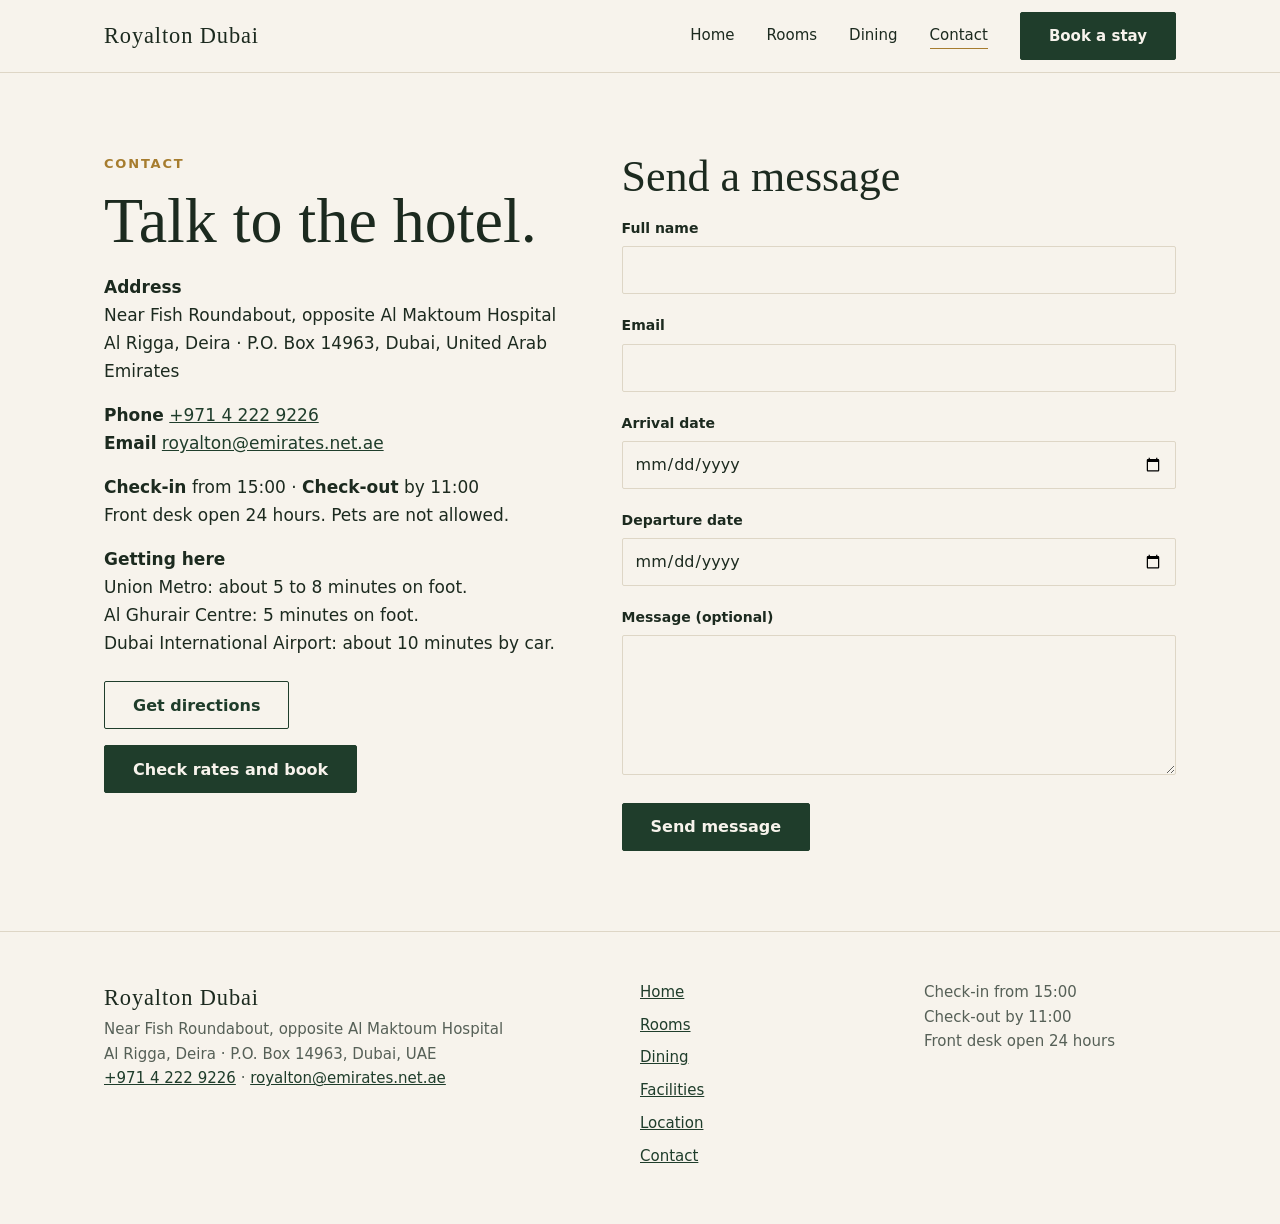
<file: contact.html>
<!doctype html>
<html lang="en">
<head>
  <meta charset="utf-8">
  <meta name="viewport" content="width=device-width, initial-scale=1">
  <title>Contact and location | Royalton Hotel Dubai</title>
  <meta name="description" content="Address, phone, email and directions for Royalton Hotel Dubai, Al Rigga, Deira.">
  <meta property="og:title" content="Contact and location | Royalton Hotel Dubai">
  <meta property="og:description" content="Address, phone, email and directions for Royalton Hotel Dubai, Al Rigga, Deira.">
  <link rel="stylesheet" href="styles.css">
  <script src="nav.js"></script>
</head>
<body>

  <!-- Lets keyboard users jump past the menu -->
  <a class="skip" href="#main">Skip to content</a>

  <!-- ===== HEADER: logo + navigation (same on every page) ===== -->
  <header>
    <div class="wrap nav">
      <a class="logo" href="index.html">Royalton Dubai</a>

      <!-- Menu button: shown on phones only (see styles.css section 4) -->
      <button class="menu-btn" type="button" aria-expanded="false" aria-controls="site-nav">Menu</button>

      <!-- Main navigation: one link per page -->
      <nav class="links" id="site-nav" aria-label="Main">
        <a href="index.html">Home</a>
        <a href="rooms.html">Rooms</a>
        <a href="dining.html">Dining</a>
        <a href="contact.html" aria-current="page">Contact</a>
        <a class="btn" href="https://www.booking.com/hotel/ae/royalton.html" target="_blank" rel="noopener">Book a stay</a>
      </nav>
    </div>
  </header>

  <!-- ===== PAGE CONTENT ===== -->
  <main id="main">
    <section id="book">
      <div class="wrap split">

        <!-- Left: contact details and location -->
        <div id="location">
          <p class="eyebrow">Contact</p>
          <h1>Talk to the hotel.</h1>
          <p>
            <b>Address</b><br>
            Near Fish Roundabout, opposite Al Maktoum Hospital<br>
            Al Rigga, Deira &middot; P.O. Box 14963, Dubai, United Arab Emirates
          </p>
          <p>
            <b>Phone</b> <a href="tel:+97142229226">+971 4 222 9226</a><br>
            <b>Email</b> <a href="mailto:royalton@emirates.net.ae">royalton@emirates.net.ae</a>
          </p>
          <p>
            <b>Check-in</b> from 15:00 &middot; <b>Check-out</b> by 11:00<br>
            Front desk open 24 hours. Pets are not allowed.
          </p>
          <p>
            <b>Getting here</b><br>
            Union Metro: about 5 to 8 minutes on foot.<br>
            Al Ghurair Centre: 5 minutes on foot.<br>
            Dubai International Airport: about 10 minutes by car.
          </p>
          <div class="actions">
            <a class="btn alt" href="https://www.google.com/maps/dir/?api=1&destination=25.26899762549102,55.31383126974106" target="_blank" rel="noopener">Get directions</a>
            <a class="btn" href="https://www.booking.com/hotel/ae/royalton.html" target="_blank" rel="noopener">Check rates and book</a>
          </div>
        </div>

        <!-- Right: message form.
             It opens the visitor's email app addressed to the hotel (no server needed).
             TODO: swap for a proper form service if you want messages sent directly. -->
        <form action="mailto:royalton@emirates.net.ae" method="post" enctype="text/plain">
          <h2>Send a message</h2>
            <div class="field">
              <label for="name">Full name</label>
              <input id="name" name="name" type="text" autocomplete="name" required>
              <div class="err">Enter your name.</div>
            </div>
            <div class="field">
              <label for="email">Email</label>
              <input id="email" name="email" type="email" autocomplete="email" required>
              <div class="err">Enter a valid email address.</div>
            </div>
            <div class="field">
              <label for="arrival">Arrival date</label>
              <input id="arrival" name="arrival" type="date" required>
              <div class="err">Choose an arrival date.</div>
            </div>
            <div class="field">
              <label for="departure">Departure date</label>
              <input id="departure" name="departure" type="date" required>
              <div class="err">Choose a departure date.</div>
            </div>
            <div class="field">
              <label for="message">Message (optional)</label>
              <textarea id="message" name="message"></textarea>
            </div>
            <button class="btn" type="submit">Send message</button>
        </form>

      </div>
    </section>
  </main>

  <!-- ===== FOOTER (same on every page) ===== -->
  <!-- Contact details are from royaltondubai.com. Confirm with the hotel. -->
  <footer>
    <div class="wrap fcols">
      <div>
        <div class="logo">Royalton Dubai</div>
        <p class="muted">
          Near Fish Roundabout, opposite Al Maktoum Hospital<br>
          Al Rigga, Deira &middot; P.O. Box 14963, Dubai, UAE<br>
          <a href="tel:+97142229226">+971 4 222 9226</a> &middot;
          <a href="mailto:royalton@emirates.net.ae">royalton@emirates.net.ae</a>
        </p>
      </div>
      <nav aria-label="Footer">
        <ul>
          <li><a href="index.html">Home</a></li>
          <li><a href="rooms.html">Rooms</a></li>
          <li><a href="dining.html">Dining</a></li>
          <li><a href="index.html#facilities">Facilities</a></li>
          <li><a href="contact.html#location">Location</a></li>
          <li><a href="contact.html">Contact</a></li>
        </ul>
      </nav>
      <p class="muted">
        Check-in from 15:00<br>
        Check-out by 11:00<br>
        Front desk open 24 hours
      </p>
    </div>
  </footer>

</body>
</html>
</file>
<file: styles.css>
/* ==========================================================
   Royalton Hotel Dubai - styles.css
   Values come from DESIGN.md. Change colours/fonts HERE first.
   Sections: 1 Tokens  2 Base  3 Layout  4 Header  5 Buttons
             6 Hero  7 Sections  8 Rooms list  9 Forms
             10 Footer  11 Phone layout (max 760px)
   ========================================================== */


/* ---------- 1. TOKENS (colours, fonts, width) ---------- */
:root {
  --bg:         #f7f3ec;  /* page background */
  --surface:    #ffffff;  /* cards, form */
  --ink:        #1c2a1f;  /* main text */
  --muted:      #566057;  /* secondary text */
  --line:       #ded6c6;  /* borders */
  --primary:    #1f3d2b;  /* buttons, links */
  --on-primary: #f7f3ec;  /* text on primary */
  --accent:     #a67c2e;  /* small brass details */
  --error:      #a3321f;  /* form errors */

  --serif: "Iowan Old Style", Georgia, "Times New Roman", serif;
  --sans:  system-ui, -apple-system, "Segoe UI", Roboto, sans-serif;
  --width: 1120px;        /* max content width */
}

/* Dark mode: same names, new values */
@media (prefers-color-scheme: dark) {
  :root {
    --bg:         #12170f;
    --surface:    #1b2217;
    --ink:        #efe9dc;
    --muted:      #a9b3a4;
    --line:       #2f382b;
    --primary:    #d9b873;
    --on-primary: #12170f;
    --accent:     #d9b873;
    --error:      #ff8a73;
  }
}


/* ---------- 2. BASE (page-wide defaults) ---------- */
* { box-sizing: border-box; }
html { scroll-behavior: smooth; }

body {
  margin: 0;
  background: var(--bg);
  color: var(--ink);
  font: 17px/1.65 var(--sans);
}

img { max-width: 100%; height: auto; }
a   { color: var(--primary); }

/* Visible keyboard focus on everything */
:focus-visible {
  outline: 3px solid var(--accent);
  outline-offset: 3px;
}

h1, h2, h3 {
  font-family: var(--serif);
  font-weight: 400;
  line-height: 1.1;
  margin: 0 0 16px;
}
h1 { font-size: clamp(2.5rem, 7vw, 4rem); }
h2 { font-size: clamp(1.9rem, 4vw, 2.75rem); }
h3 { font-size: 1.4rem; }

p { margin: 0 0 16px; max-width: 65ch; }

.muted { color: var(--muted); }

.eyebrow {                     /* small caps label above headings */
  font-size: 13px;
  font-weight: 600;
  letter-spacing: .14em;
  text-transform: uppercase;
  color: var(--accent);
  margin-bottom: 12px;
}

.ph {                          /* PLACEHOLDER text to replace */
  background: rgba(166, 124, 46, .15);
  padding: 0 4px;
}

/* "Skip to content" link, shown only on keyboard focus */
.skip {
  position: absolute;
  left: -999px;
  top: 8px;
  z-index: 9;
  padding: 8px 16px;
  background: var(--primary);
  color: var(--on-primary);
}
.skip:focus { left: 8px; }


/* ---------- 3. LAYOUT HELPERS ---------- */
.wrap {                        /* centred content column */
  max-width: var(--width);
  margin: 0 auto;
  padding: 0 24px;
}

.split {                       /* two columns: text + text/photo */
  display: grid;
  grid-template-columns: .9fr 1.1fr;
  gap: 64px;
  align-items: start;
}

.actions {                     /* row of buttons */
  display: flex;
  flex-wrap: wrap;
  gap: 16px;
  margin-top: 24px;
}


/* ---------- 4. HEADER + NAVIGATION ----------
   Desktop (over 1023px): full bar, links in a row.
   Tablet (761-1023px):   same bar, tighter spacing.
   Phone (760px or less): "Menu" button opens a dropdown (section 11). */
header {                       /* nav bar stays visible while scrolling */
  position: sticky;
  top: 0;
  z-index: 10;
  background: var(--bg);
  border-bottom: 1px solid var(--line);
}

.nav {
  display: flex;
  align-items: center;
  justify-content: space-between;
  min-height: 72px;
}

.logo {
  font-family: var(--serif);
  font-size: 1.4rem;
  letter-spacing: .04em;
  text-decoration: none;
  color: var(--ink);
}

.links {
  display: flex;
  align-items: center;
  gap: 32px;
}
.links a {
  font-size: 15px;
  white-space: nowrap;
  text-decoration: none;
  color: var(--ink);
  border-bottom: 1px solid transparent;
}
.links a:hover { border-bottom-color: var(--accent); }
.links a[aria-current] { border-bottom-color: var(--accent); }  /* current page */
.links .btn { color: var(--on-primary); border-bottom-color: var(--primary); }

.menu-btn { display: none; }   /* only shown on phones */


/* ---------- 5. BUTTONS ---------- */
.btn {
  display: inline-flex;
  align-items: center;
  justify-content: center;
  min-height: 48px;
  padding: 0 28px;
  border: 1px solid var(--primary);
  border-radius: 2px;
  background: var(--primary);
  color: var(--on-primary);
  font: 600 16px var(--sans);
  text-decoration: none;
  cursor: pointer;
}
.btn:hover { opacity: .88; }

.btn.alt {                     /* outlined version */
  background: transparent;
  color: var(--primary);
}


/* ---------- 6. HERO (top of home page) ---------- */
.hero {
  display: grid;
  grid-template-columns: 1.1fr .9fr;
  gap: 48px;
  align-items: center;
  padding: 80px 0;
}

/* Photo placeholder block: swap for <img> when you have photos */
.photo {
  display: flex;
  align-items: flex-end;
  min-height: 420px;
  padding: 16px;
  background: linear-gradient(160deg, #c9b98f, #6f7f5d);
  color: #fff;
  font-size: 13px;
  letter-spacing: .08em;
  text-transform: uppercase;
}
.photo.tall { min-height: 520px; }
.photo.half { min-height: 240px; }
.photo { position: relative; overflow: hidden; }
.photo img {                   /* photo fills the block; gradient shows if it fails */
  position: absolute;
  inset: 0;
  width: 100%;
  height: 100%;
  object-fit: cover;
}
.stack { display: grid; gap: 16px; }   /* two photos, one above the other */


/* ---------- 7. CONTENT SECTIONS ---------- */
section { padding: 80px 0; }

.band {                        /* lighter full-width strip */
  background: var(--surface);
  border-block: 1px solid var(--line);
}

.facts {                       /* three short facts in a row */
  display: grid;
  grid-template-columns: repeat(3, 1fr);
  gap: 32px;
  margin: 0;
  padding: 0;
  list-style: none;
}
.facts li {
  border-top: 1px solid var(--line);
  padding-top: 16px;
}
.facts b {
  display: block;
  font: 400 1.3rem var(--serif);
}


/* ---------- 8. ROOMS LIST ---------- */
.rows { border-top: 1px solid var(--line); }

.row {                         /* photo | details | price + button */
  display: grid;
  grid-template-columns: 200px 1fr auto;
  gap: 32px;
  align-items: start;
  padding: 32px 0;
  border-bottom: 1px solid var(--line);
}
.row .photo { min-height: 140px; }
.row p      { margin: 0 0 8px; }


/* ---------- 9. FORMS ---------- */
label {
  display: block;
  margin-bottom: 6px;
  font-size: 14px;
  font-weight: 600;
}

input, select, textarea {
  width: 100%;
  min-height: 48px;
  padding: 10px 12px;
  border: 1px solid var(--line);
  border-radius: 2px;
  background: var(--bg);
  color: var(--ink);
  font: 16px var(--sans);
}
textarea { min-height: 140px; }

.field { margin-bottom: 20px; }

/* Error text appears only after the user typed something invalid */
.err {
  display: none;
  margin-top: 4px;
  font-size: 14px;
  color: var(--error);
}
input:user-invalid + .err,
textarea:user-invalid + .err { display: block; }

/* Quick availability bar on the home page */
.book {
  display: grid;
  grid-template-columns: repeat(3, 1fr) auto;
  gap: 16px;
  align-items: end;
  position: relative;
  margin-top: -40px;           /* overlaps the hero slightly */
  padding: 24px;
  background: var(--surface);
  border: 1px solid var(--line);
}


/* ---------- 9b. FACILITY LIST + NOTE BOX ---------- */
.checks {                      /* two-column list of amenities */
  columns: 2;
  gap: 32px;
  margin: 0 0 24px;
  padding: 0;
  list-style: none;
}
.checks li {
  break-inside: avoid;
  padding: 8px 0;
  border-bottom: 1px solid var(--line);
}

.note {                        /* honest "good to know" callout */
  max-width: 65ch;
  margin-top: 24px;
  padding: 16px 20px;
  border-left: 3px solid var(--accent);
  background: var(--surface);
}
.note p { margin: 0; }


/* ---------- 10. FOOTER ---------- */
footer {
  padding: 48px 0;
  border-top: 1px solid var(--line);
  font-size: 15px;
}
.fcols {
  display: grid;
  grid-template-columns: 2fr 1fr 1fr;
  gap: 32px;
}
footer ul { margin: 0; padding: 0; list-style: none; }
footer li { margin-bottom: 8px; }


/* ---------- 10b. TABLET NAV (761px to 1023px) ---------- */
@media (min-width: 761px) and (max-width: 1023px) {
  .logo { font-size: 1.2rem; }
  .links { gap: 18px; }
  .links a { font-size: 14px; }
  .links .btn { min-height: 44px; padding: 0 16px; }
}


/* ---------- 11. PHONE LAYOUT (760px and narrower) ---------- */
@media (max-width: 760px) {
  body { font-size: 16px; }
  section { padding: 48px 0; }

  /* Without JavaScript: links just wrap under the logo */
  .nav   { flex-wrap: wrap; padding: 12px 0; }
  .links { flex-wrap: wrap; gap: 8px 20px; width: 100%; }

  /* With JavaScript (nav.js adds the .js class): Menu button + dropdown */
  .js .menu-btn {
    display: inline-flex;
    align-items: center;
    min-height: 44px;
    padding: 0 16px;
    border: 1px solid var(--line);
    border-radius: 2px;
    background: transparent;
    color: var(--ink);
    font: 600 15px var(--sans);
    cursor: pointer;
  }
  .js .nav { flex-wrap: nowrap; padding: 0; }
  .js .links {
    display: none;
    position: absolute;
    top: 100%;                 /* directly under the header */
    left: 0;
    right: 0;
    flex-direction: column;
    align-items: stretch;
    gap: 0;
    width: auto;
    padding: 8px 24px 24px;
    background: var(--bg);
    border-bottom: 1px solid var(--line);
  }
  .js .links.open { display: flex; }
  .js .links a {               /* big, easy-to-tap rows */
    padding: 16px 0;
    font-size: 17px;
    border-bottom: 1px solid var(--line);
  }
  .js .links a[aria-current] { color: var(--accent); }
  .js .links .btn {
    margin-top: 20px;
    padding: 0 28px;
    border: 1px solid var(--primary);
    color: var(--on-primary);
  }

  /* Everything stacks into one column */
  .hero, .split, .facts, .fcols, .row, .book { grid-template-columns: 1fr; }
  .hero  { padding: 40px 0; gap: 32px; }
  .split { gap: 32px; }
  .row   { gap: 16px; }
  .book  { margin-top: 0; }
  .photo, .photo.tall { min-height: 260px; }
  .checks { columns: 1; }
}

/* Respect users who turn animations off */
@media (prefers-reduced-motion: reduce) {
  html { scroll-behavior: auto; }
}
</file>
